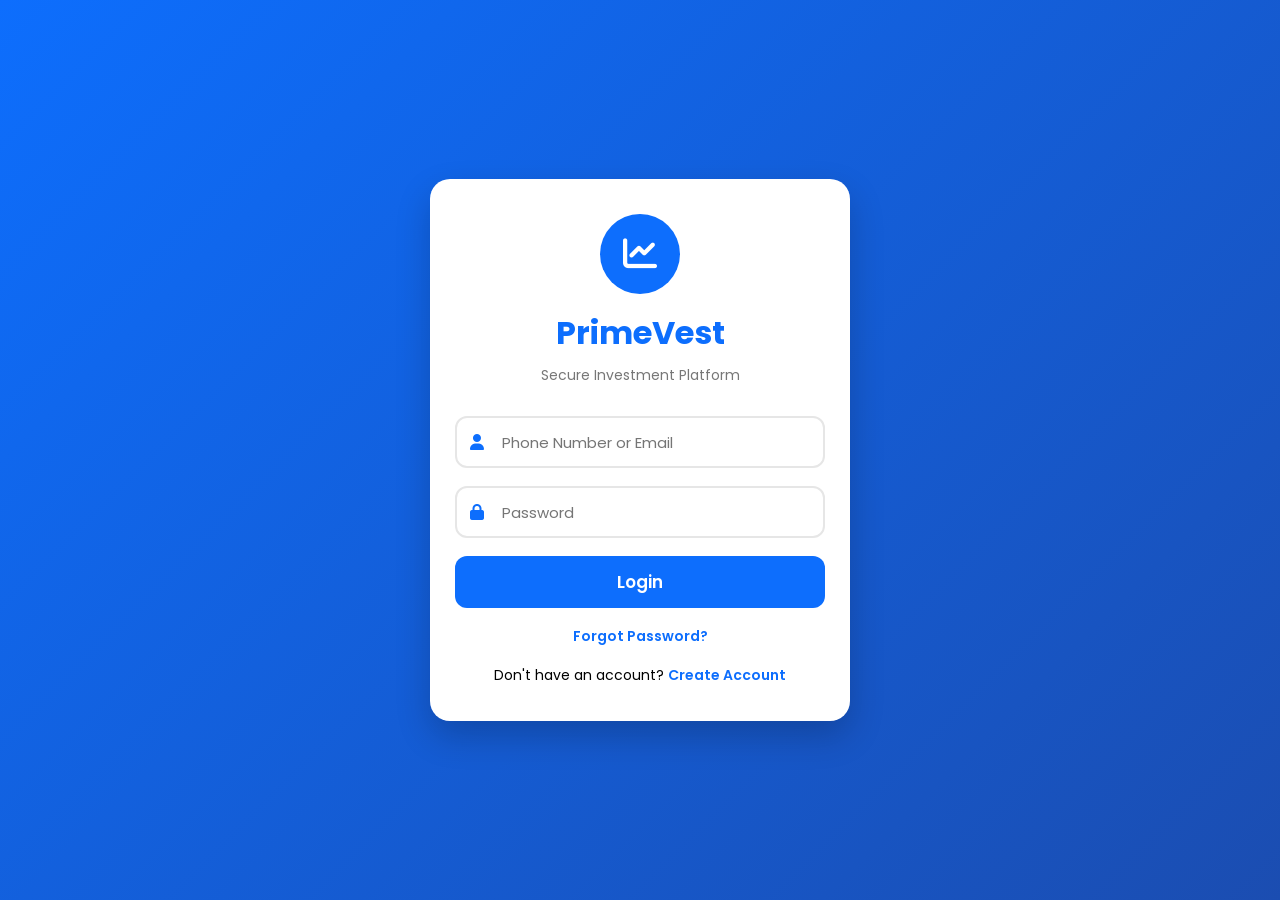
<file: index.html>
<!DOCTYPE html>
<html lang="en">
<head>
<meta charset="UTF-8">
<meta name="viewport" content="width=device-width, initial-scale=1.0">
<title>PrimeVest - Login</title>

<link rel="stylesheet" href="css/auth.css">

<link rel="stylesheet"
href="https://cdnjs.cloudflare.com/ajax/libs/font-awesome/6.6.0/css/all.min.css">

</head>

<body>

<div class="container">

<div class="login-card">

<div class="logo">
<i class="fas fa-chart-line"></i>
</div>

<h1>PrimeVest</h1>

<p class="subtitle">
Secure Investment Platform
</p>

<form id="loginForm">

<div class="input-box">

<i class="fas fa-user"></i>

<input
type="text"
id="loginUser"
placeholder="Phone Number or Email"
required>

</div>

<div class="input-box">

<i class="fas fa-lock"></i>

<input
type="password"
id="loginPassword"
placeholder="Password"
required>

</div>

<button type="submit" class="login-btn">
Login
</button>

</form>

<p class="forgot">
<a href="#">Forgot Password?</a>
</p>

<p class="register">
Don't have an account?
<a href="register.html">Create Account</a>
</p>

</div>

</div>

<script src="js/auth.js"></script>

</body>
</html>
</file>
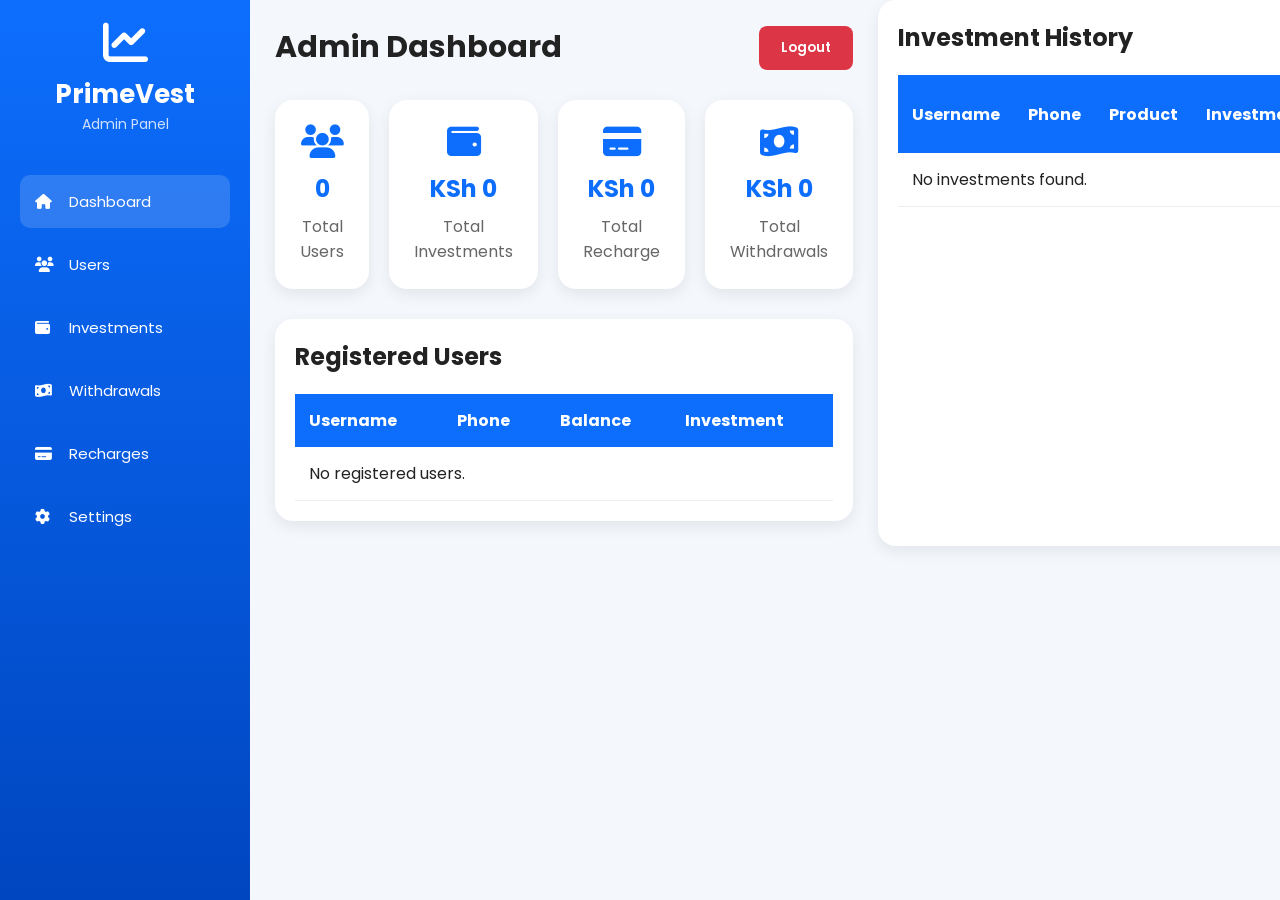
<file: admin/index.html>
<!DOCTYPE html>
<html lang="en">

<head>

<meta charset="UTF-8">
<meta name="viewport" content="width=device-width, initial-scale=1.0">

<title>PrimeVest Admin Dashboard</title>

<link rel="stylesheet" href="css/admin.css">

<link rel="stylesheet"
href="https://cdnjs.cloudflare.com/ajax/libs/font-awesome/6.6.0/css/all.min.css">

</head>

<body>

<!-- Sidebar -->

<div class="sidebar">

<div class="logo">

<i class="fas fa-chart-line"></i>

<h2>PrimeVest</h2>

<p>Admin Panel</p>

</div>

<ul>

<li class="active">
<i class="fas fa-home"></i>
Dashboard
</li>

<li>
<i class="fas fa-users"></i>
Users
</li>

<li>
<i class="fas fa-wallet"></i>
Investments
</li>

<li>
<i class="fas fa-money-bill-wave"></i>
Withdrawals
</li>

<li>
<i class="fas fa-credit-card"></i>
Recharges
</li>

<li>
<i class="fas fa-cog"></i>
Settings
</li>

</ul>

</div>

<!-- Main Content -->

<div class="main">

<header>

<h1>Admin Dashboard</h1>

<button id="logoutBtn">
Logout
</button>

</header>

<!-- Dashboard Cards -->

<div class="cards">

<div class="card">

<i class="fas fa-users"></i>

<h2 id="totalUsers">0</h2>

<p>Total Users</p>

</div>

<div class="card">

<i class="fas fa-wallet"></i>

<h2 id="totalInvestment">KSh 0</h2>

<p>Total Investments</p>

</div>

<div class="card">

<i class="fas fa-credit-card"></i>

<h2 id="totalRecharge">KSh 0</h2>

<p>Total Recharge</p>

</div>

<div class="card">

<i class="fas fa-money-bill-wave"></i>

<h2 id="totalWithdraw">KSh 0</h2>

<p>Total Withdrawals</p>

</div>

</div>

<!-- Recent Users -->

<div class="table-box">

<h2>Registered Users</h2>

<table>

<thead>

<tr>

<th>Username</th>

<th>Phone</th>

<th>Balance</th>

<th>Investment</th>

</tr>

</thead>

<tbody id="usersTable">

<tr>

<td colspan="4">
No users found
</td>

</tr>

</tbody>

</table>

</div>

</div>

<script src="js/admin.js"></script>

</body>

</html>

<!-- INVESTMENT TABLE -->

<div class="table-box">

<h2>Investment History</h2>

<table>

<thead>

<tr>

<th>Username</th>

<th>Phone</th>

<th>Product</th>

<th>Investment</th>

<th>Daily Income</th>

<th>Purchase Date</th>

</tr>

</thead>

<tbody id="investmentTable">

<tr>

<td colspan="6">

No investments found.

</td>

</tr>

</tbody>

</table>

</div>
</file>
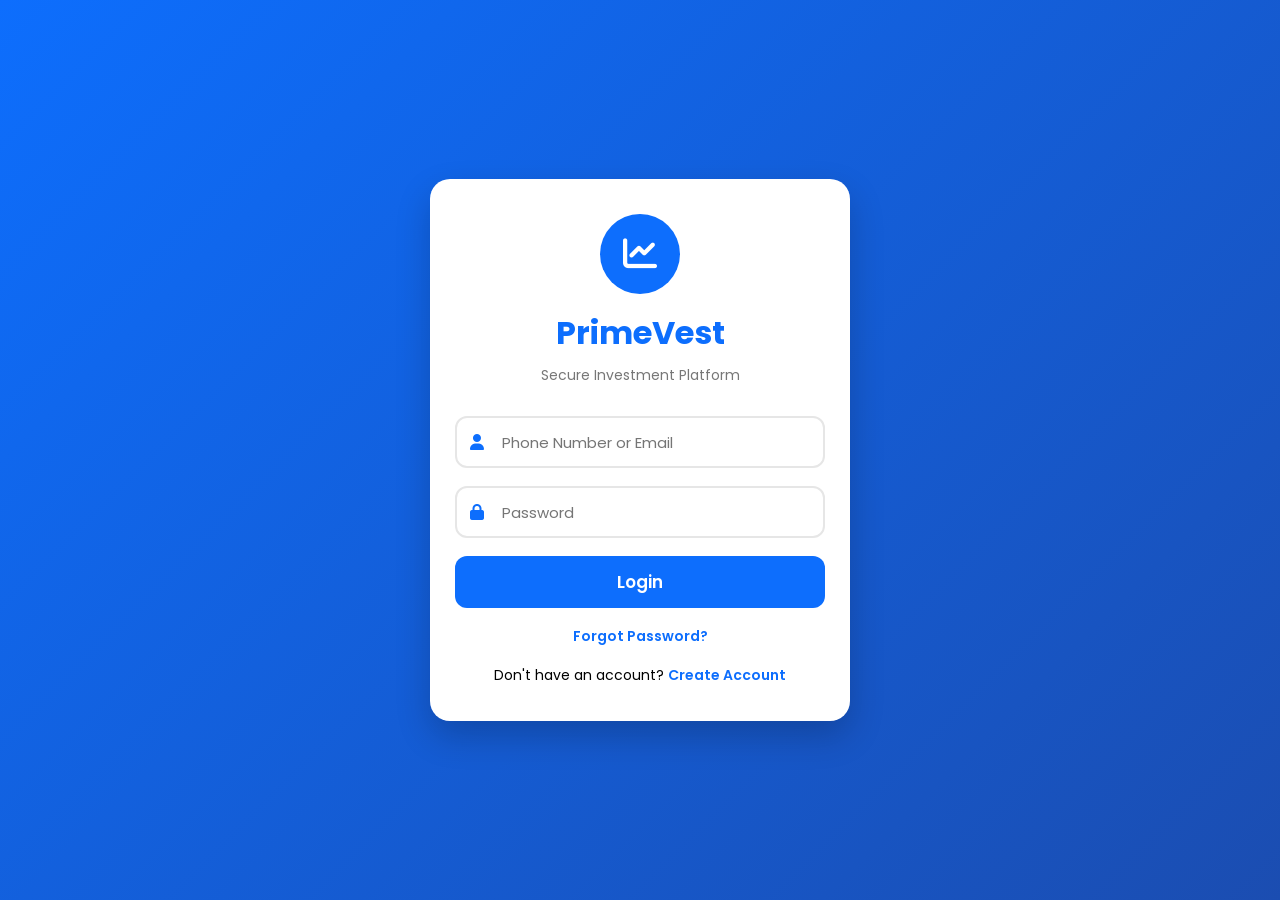
<file: home.html>
<!DOCTYPE html>
<html lang="en">

<head>

<meta charset="UTF-8">
<meta name="viewport" content="width=device-width, initial-scale=1.0">

<title>PrimeVest</title>

<link rel="stylesheet" href="css/home.css">

<link rel="stylesheet"
href="https://cdnjs.cloudflare.com/ajax/libs/font-awesome/6.6.0/css/all.min.css">

</head>

<body>

<!-- Header -->

<header>

<div class="top-bar">

<div>
<h2 id="welcomeUser">Welcome</h2>
<p>Investment Platform</p>
</div>

<div class="profile-icon">
<i class="fas fa-user-circle"></i>
</div>

</div>

</header>

<!-- Wallet -->

<section class="wallet">

<div class="balance-card">

<h3>Available Balance</h3>

<h1 id="balance">KSh 0</h1>

<div class="wallet-buttons">

<button id="receiveBtn">
<i class="fas fa-gift"></i>
Receive
</button>

<button id="rechargeBtn">
<i class="fas fa-plus-circle"></i>
Recharge
</button>

<button id="withdrawBtn">
<i class="fas fa-wallet"></i>
Withdraw
</button>

</div>

</div>

</section>

<!-- Products -->

<section class="products">

<h2>Investment Products</h2>

<div id="productList">

</div>

</section>

<!-- Live Activity -->

<div id="liveActivity" class="live-activity">

<div class="bolt">
⚡
</div>

<div>

<small>LIVE ACTIVITY</small>

<p id="activityText"></p>

</div>

</div>

<!-- Bottom Navigation -->

<nav>

<a href="home.html" class="active">
<i class="fas fa-home"></i>
<span>Home</span>
</a>

<a href="products.html">
<i class="fas fa-chart-line"></i>
<span>Products</span>
</a>

<a href="team.html">
<i class="fas fa-users"></i>
<span>Team</span>
</a>

<a href="profile.html">
<i class="fas fa-user"></i>
<span>Profile</span>
</a>

</nav>

<script src="js/home.js"></script>

</body>

</html>
</file>
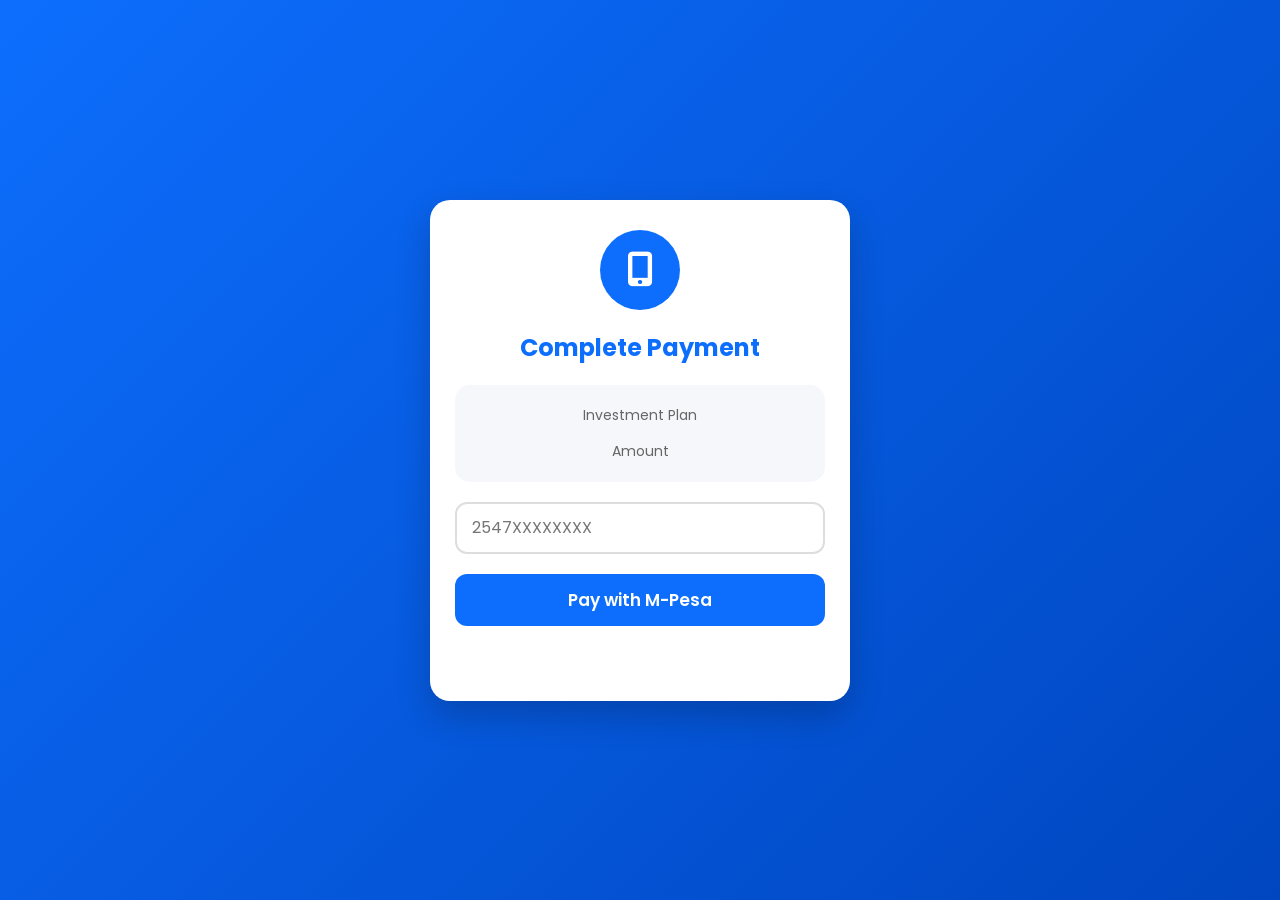
<file: payment.html>
<!DOCTYPE html>
<html lang="en">

<head>

<meta charset="UTF-8">
<meta name="viewport" content="width=device-width, initial-scale=1.0">

<title>PrimeVest Payment</title>

<link rel="stylesheet" href="css/payment.css">

<link rel="stylesheet"
href="https://cdnjs.cloudflare.com/ajax/libs/font-awesome/6.6.0/css/all.min.css">

</head>

<body>

<div class="container">

<div class="payment-card">

<div class="icon">
<i class="fas fa-mobile-alt"></i>
</div>

<h2>Complete Payment</h2>

<div class="summary">

<p>
Investment Plan
</p>

<h3 id="planName"></h3>

<p>
Amount
</p>

<h1 id="amount"></h1>

</div>

<input
type="tel"
id="phone"
placeholder="2547XXXXXXXX">

<button id="payBtn">

Pay with M-Pesa

</button>

<p id="status"></p>

</div>

</div>

<script src="js/payment.js"></script>

</body>

</html>
</file>
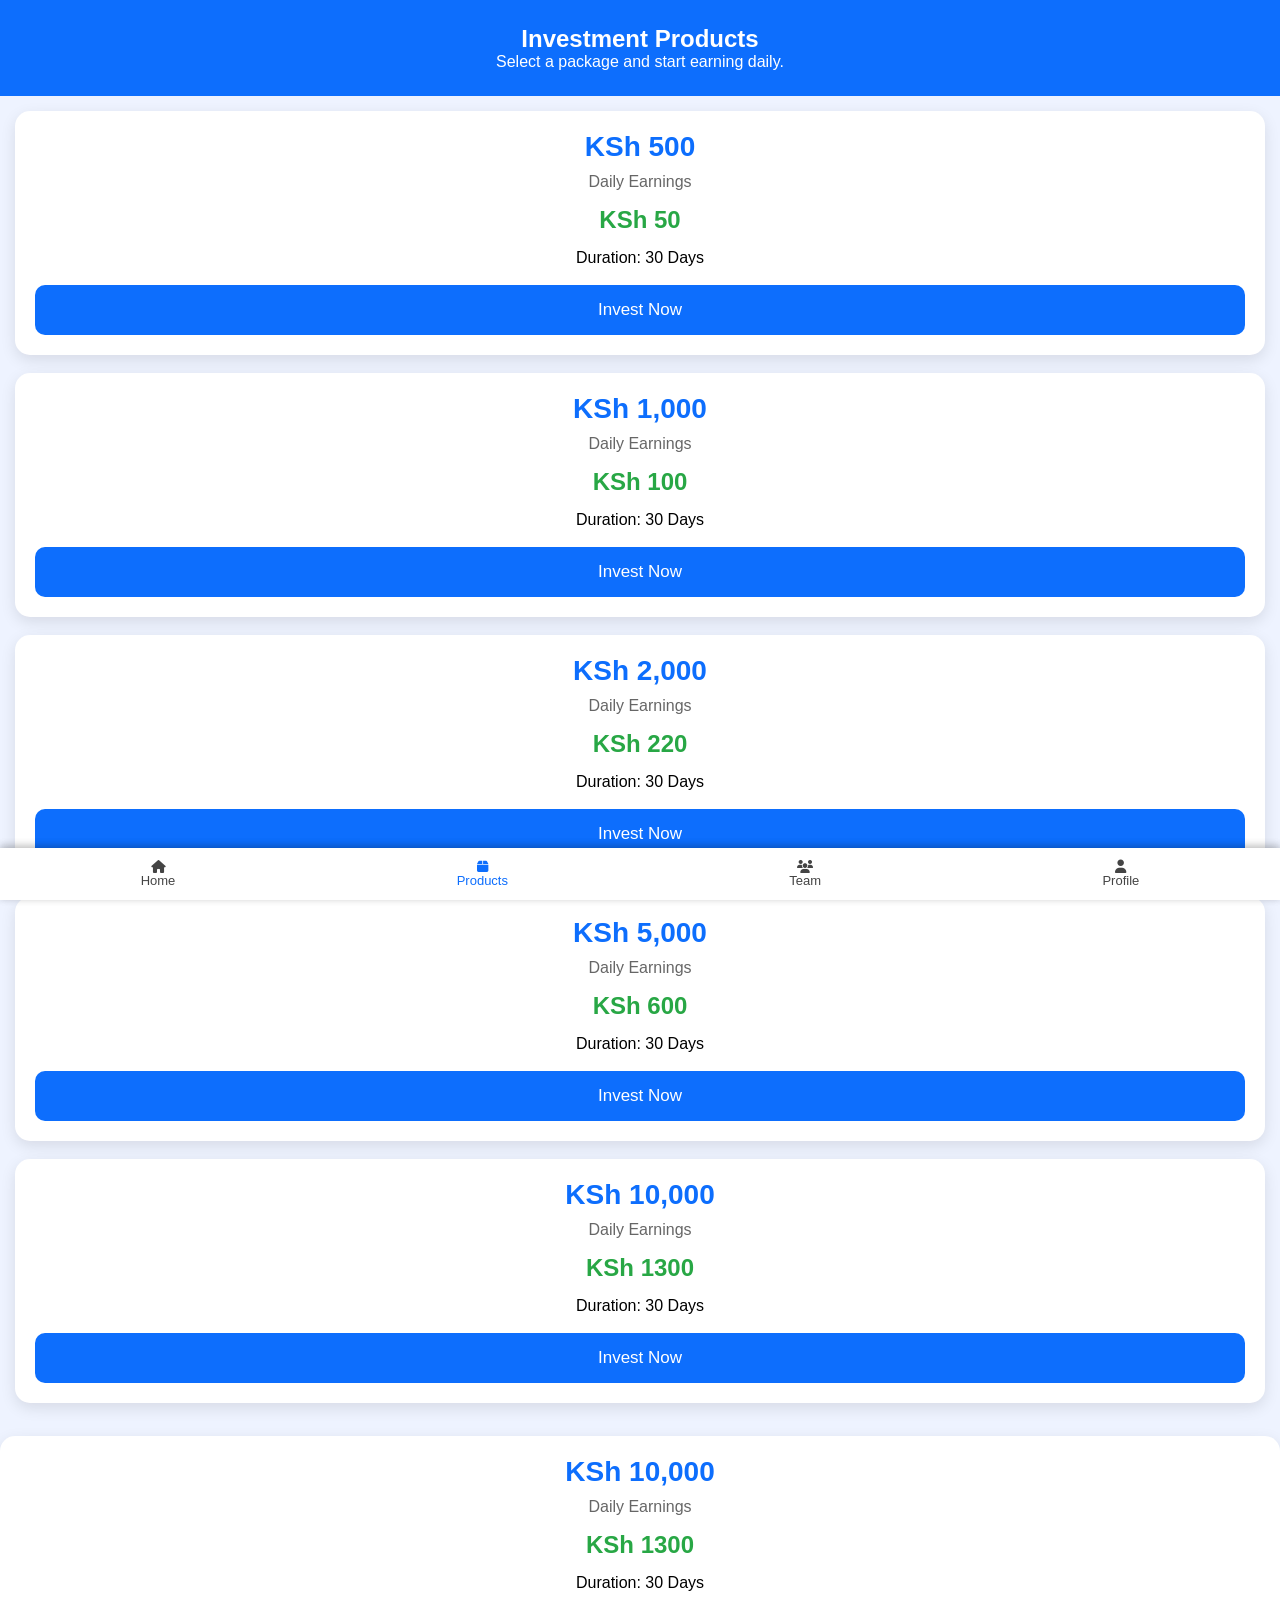
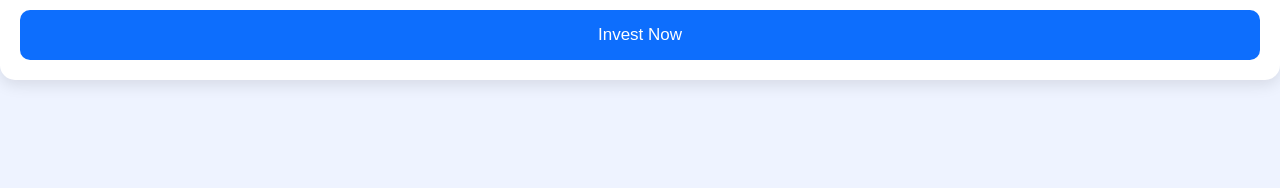
<file: products.html>
<!DOCTYPE html>
<html lang="en">

<head>
<meta charset="UTF-8">
<meta name="viewport" content="width=device-width, initial-scale=1.0">

<title>PrimeVest Products</title>

<link rel="stylesheet" href="products.css">

<link rel="stylesheet"
href="https://cdnjs.cloudflare.com/ajax/libs/font-awesome/6.6.0/css/all.min.css">

</head>

<body>

<header>

<h2>Investment Products</h2>

<p>Select a package and start earning daily.</p>

</header>

<div class="container">

<div class="card">
<h3>KSh 500</h3>
<p>Daily Earnings</p>
<h2>KSh 50</h2>
<span>Duration: 30 Days</span>

<a href="payment.html?plan=KSh%20500%20Plan&amount=500">
<button>Invest Now</button>
</a>

</div>

<div class="card">
<h3>KSh 1,000</h3>
<p>Daily Earnings</p>
<h2>KSh 100</h2>
<span>Duration: 30 Days</span>

<a href="payment.html?plan=KSh%201%2C000%20Plan&amount=1000">
<button>Invest Now</button>
</a>

</div>

<div class="card">
<h3>KSh 2,000</h3>
<p>Daily Earnings</p>
<h2>KSh 220</h2>
<span>Duration: 30 Days</span>

<a href="payment.html?plan=KSh%202%2C000%20Plan&amount=2000">
<button>Invest Now</button>
</a>

</div>

<div class="card">
<h3>KSh 5,000</h3>
<p>Daily Earnings</p>
<h2>KSh 600</h2>
<span>Duration: 30 Days</span>

<a href="payment.html?plan=KSh%205%2C000%20Plan&amount=5000">
<button>Invest Now</button>
</a>

</div>

<div class="card">
<h3>KSh 10,000</h3>
<p>Daily Earnings</p>
<h2>KSh 1300</h2>
<span>Duration: 30 Days</span>

<a href="payment.html?plan=KSh%2010%2C000%20Plan&amount=10000">
<button>Invest Now</button>
</a>

</div>

</div>

<nav class="bottom-nav">

<a href="home.html">
<i class="fa-solid fa-house"></i>
Home
</a>

<a class="active">
<i class="fa-solid fa-box"></i>
Products
</a>

<a href="team.html">
<i class="fa-solid fa-users"></i>
Team
</a>

<a href="profile.html">
<i class="fa-solid fa-user"></i>
Profile
</a>

</nav>

<script src="products.js"></script>

</body>

</html>
</div>

<div class="card">
<h3>KSh 10,000</h3>
<p>Daily Earnings</p>
<h2>KSh 1300</h2>
<span>Duration: 30 Days</span>

<a href="payment.html?amount=10000">
<button>Invest Now</button>
</a>

</div>

</div>

<nav class="bottom-nav">

<a href="home.html">
<i class="fa-solid fa-house"></i>
Home
</a>

<a class="active">
<i class="fa-solid fa-box"></i>
Products
</a>

<a href="team.html">
<i class="fa-solid fa-users"></i>
Team
</a>

<a href="profile.html">
<i class="fa-solid fa-user"></i>
Profile
</a>

</nav>

<script src="products.js"></script>

</body>

</html>
</file>
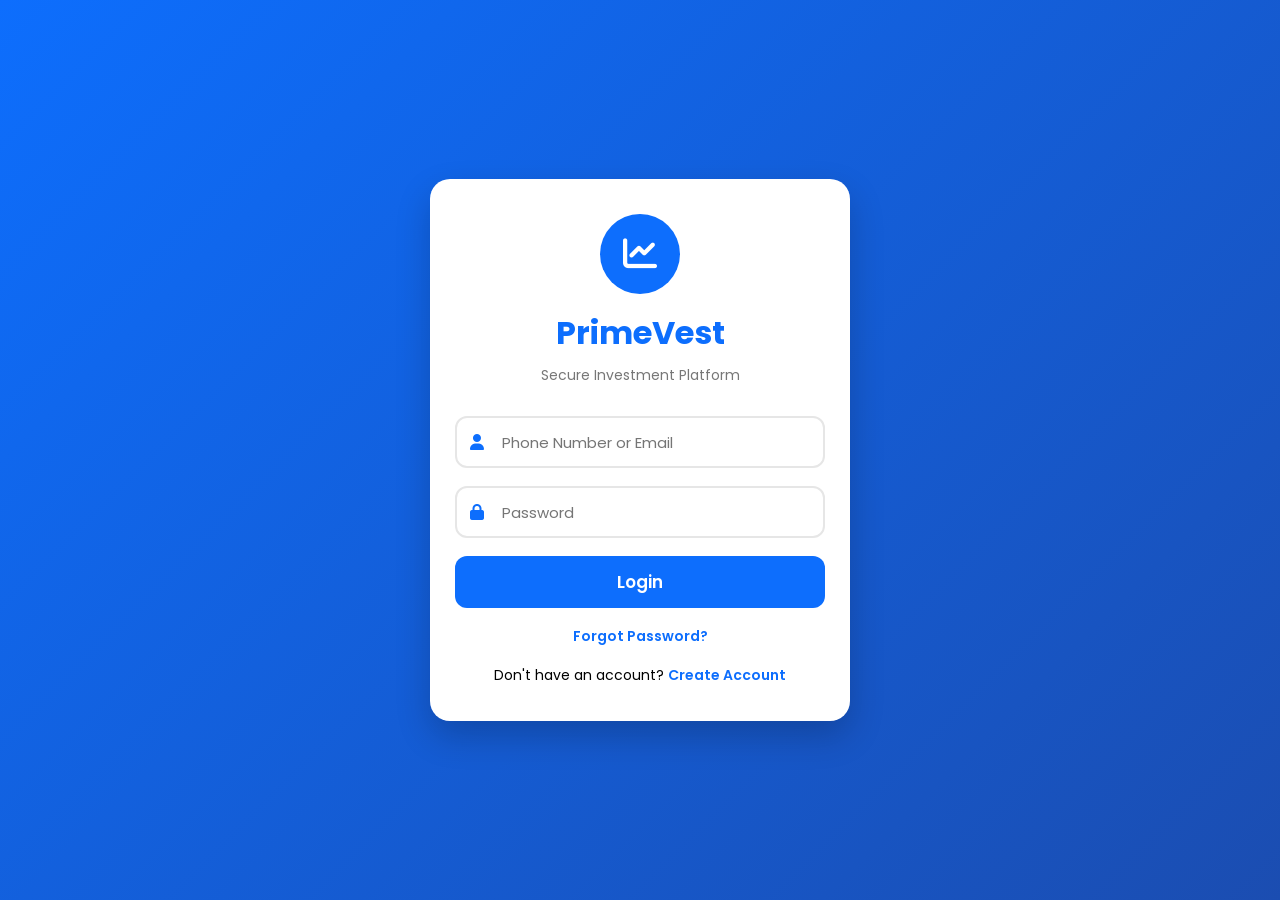
<file: profile.html>
<!DOCTYPE html>
<html lang="en">

<head>

<meta charset="UTF-8">
<meta name="viewport" content="width=device-width,initial-scale=1.0">

<title>PrimeVest Profile</title>

<link rel="stylesheet" href="css/profile.css">

<link rel="stylesheet"
href="https://cdnjs.cloudflare.com/ajax/libs/font-awesome/6.6.0/css/all.min.css">

</head>

<body>

<header>

<h2>My Profile</h2>

</header>

<div class="profile-card">

<div class="avatar">
<i class="fas fa-user"></i>
</div>

<h2 id="username"></h2>

<p id="phone"></p>

</div>

<div class="stats">

<div class="stat">
<h3>Wallet Balance</h3>
<p id="balance">KSh 0</p>
</div>

<div class="stat">
<h3>Total Investment</h3>
<p id="investment">KSh 0</p>
</div>

<div class="stat">
<h3>Total Earnings</h3>
<p id="earnings">KSh 0</p>
</div>

<div class="stat">
<h3>Total Withdrawn</h3>
<p id="withdrawn">KSh 0</p>
</div>

</div>

<div class="referral-card">

<h3>Your Invitation Code</h3>

<input
type="text"
id="referralCode"
readonly>

<button id="copyCode">
Copy Invitation Code
</button>

<br><br>

<h3>Your Referral Link</h3>

<input
type="text"
id="referralLink"
readonly>

<button id="copyLink">
Copy Referral Link
</button>

</div>

<div class="menu">

<button onclick="location.href='receive.html'">
<i class="fas fa-gift"></i>
Receive Earnings
</button>

<button onclick="location.href='recharge.html'">
<i class="fas fa-plus-circle"></i>
Recharge
</button>

<button onclick="location.href='withdraw.html'">
<i class="fas fa-wallet"></i>
Withdraw
</button>

<button onclick="location.href='settings.html'">
<i class="fas fa-cog"></i>
Account Settings
</button>

<button onclick="location.href='support.html'">
<i class="fas fa-headset"></i>
Contact Support
</button>

<button onclick="logout()">
<i class="fas fa-sign-out-alt"></i>
Logout
</button>

</div>

<nav>

<a href="home.html">
<i class="fas fa-home"></i>
<span>Home</span>
</a>

<a href="profile.html" class="active">
<i class="fas fa-user"></i>
<span>Profile</span>
</a>

</nav>

<script src="js/profile.js"></script>

</body>

</html>
</file>
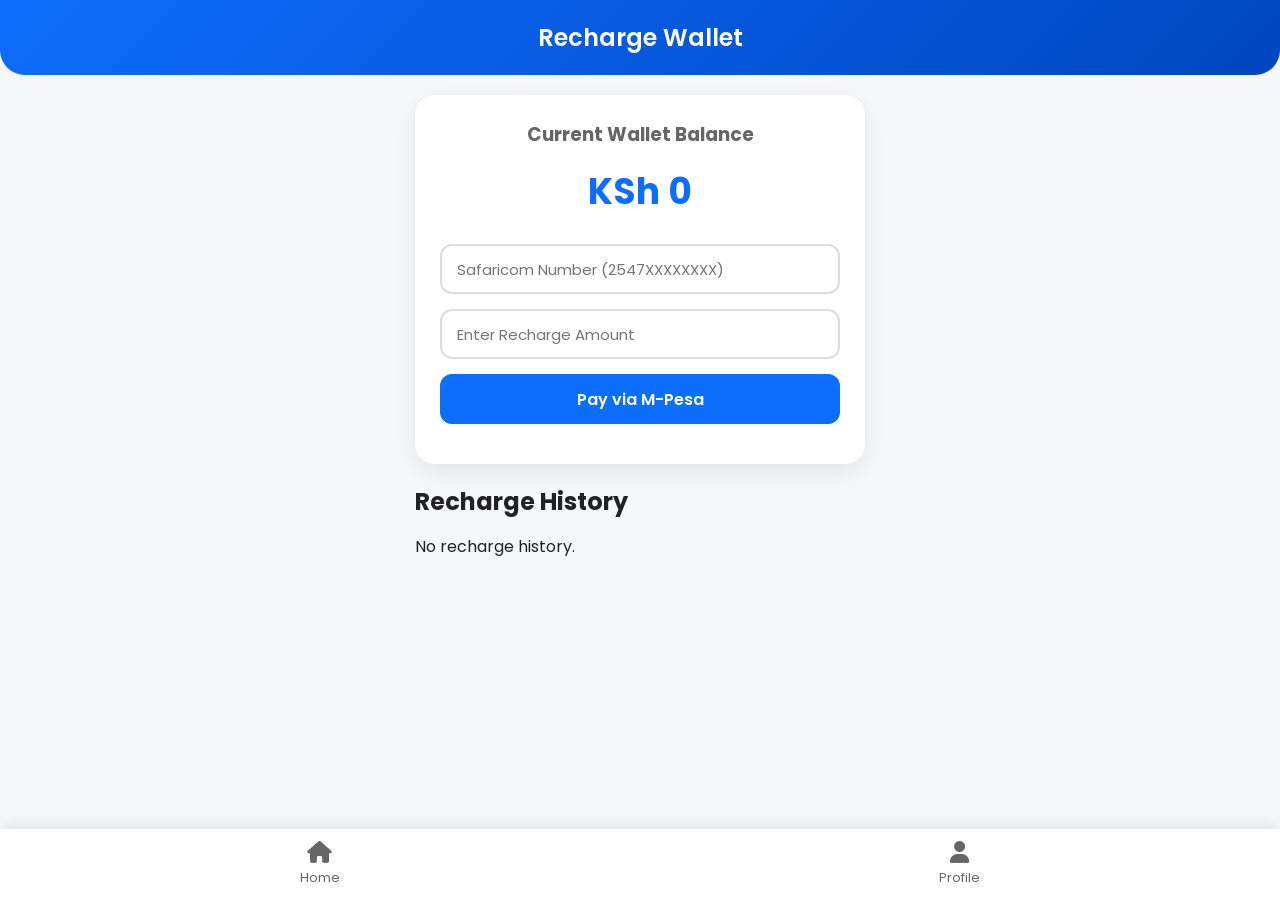
<file: recharge.html>
<!DOCTYPE html>
<html lang="en">

<head>

<meta charset="UTF-8">
<meta name="viewport" content="width=device-width, initial-scale=1.0">

<title>Recharge Wallet</title>

<link rel="stylesheet" href="css/recharge.css">

<link rel="stylesheet"
href="https://cdnjs.cloudflare.com/ajax/libs/font-awesome/6.6.0/css/all.min.css">

</head>

<body>

<header>

<h2>Recharge Wallet</h2>

</header>

<div class="card">

<h3>Current Wallet Balance</h3>

<h1 id="balance">KSh 0</h1>

<input
type="tel"
id="phone"
placeholder="Safaricom Number (2547XXXXXXXX)">

<input
type="number"
id="amount"
placeholder="Enter Recharge Amount">

<button id="payBtn">

Pay via M-Pesa

</button>

<p id="status"></p>

</div>

<div class="history">

<h2>Recharge History</h2>

<div id="historyList">

<p>No recharge history.</p>

</div>

</div>

<nav>

<a href="home.html">
<i class="fas fa-home"></i>
<span>Home</span>
</a>

<a href="profile.html">
<i class="fas fa-user"></i>
<span>Profile</span>
</a>

</nav>

<script src="js/recharge.js"></script>

</body>

</html>
</file>
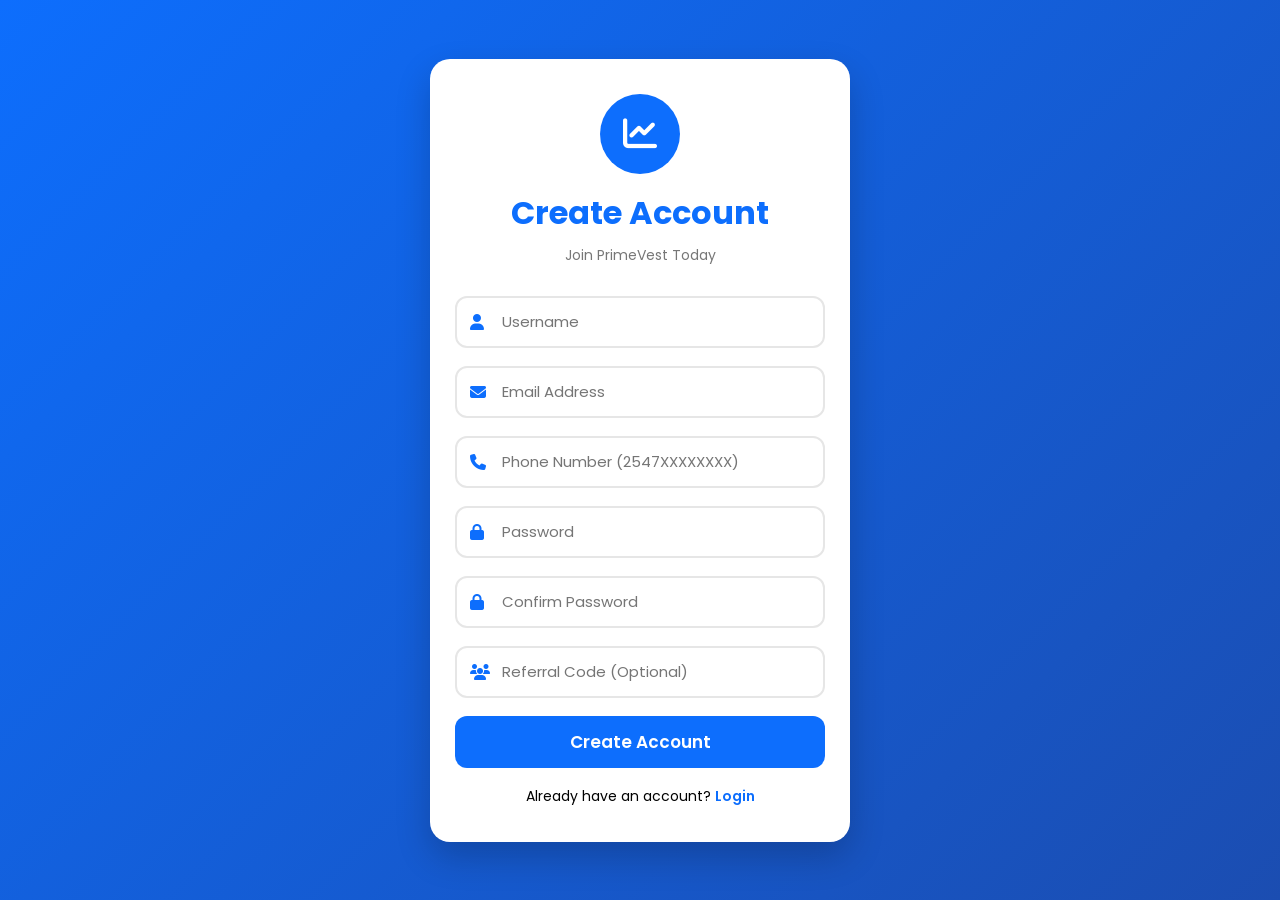
<file: register.html>
<!DOCTYPE html>
<html lang="en">

<head>

<meta charset="UTF-8">
<meta name="viewport" content="width=device-width, initial-scale=1.0">

<title>PrimeVest - Register</title>

<link rel="stylesheet" href="css/auth.css">

<link rel="stylesheet"
href="https://cdnjs.cloudflare.com/ajax/libs/font-awesome/6.6.0/css/all.min.css">

</head>

<body>

<div class="container">

<div class="login-card">

<div class="logo">
<i class="fas fa-chart-line"></i>
</div>

<h1>Create Account</h1>

<p class="subtitle">
Join PrimeVest Today
</p>

<form id="registerForm">

<div class="input-box">
<i class="fas fa-user"></i>
<input
type="text"
id="username"
placeholder="Username"
required>
</div>

<div class="input-box">
<i class="fas fa-envelope"></i>
<input
type="email"
id="email"
placeholder="Email Address"
required>
</div>

<div class="input-box">
<i class="fas fa-phone"></i>
<input
type="tel"
id="phone"
placeholder="Phone Number (2547XXXXXXXX)"
required>
</div>

<div class="input-box">
<i class="fas fa-lock"></i>
<input
type="password"
id="password"
placeholder="Password"
required>
</div>

<div class="input-box">
<i class="fas fa-lock"></i>
<input
type="password"
id="confirmPassword"
placeholder="Confirm Password"
required>
</div>

<div class="input-box">
<i class="fas fa-users"></i>
<input
type="text"
id="referralCode"
placeholder="Referral Code (Optional)">
</div>

<button type="submit" class="login-btn">
Create Account
</button>

</form>

<p class="register">
Already have an account?
<a href="index.html">Login</a>
</p>

</div>

</div>

<script src="js/auth.js"></script>

</body>

</html>
</file>
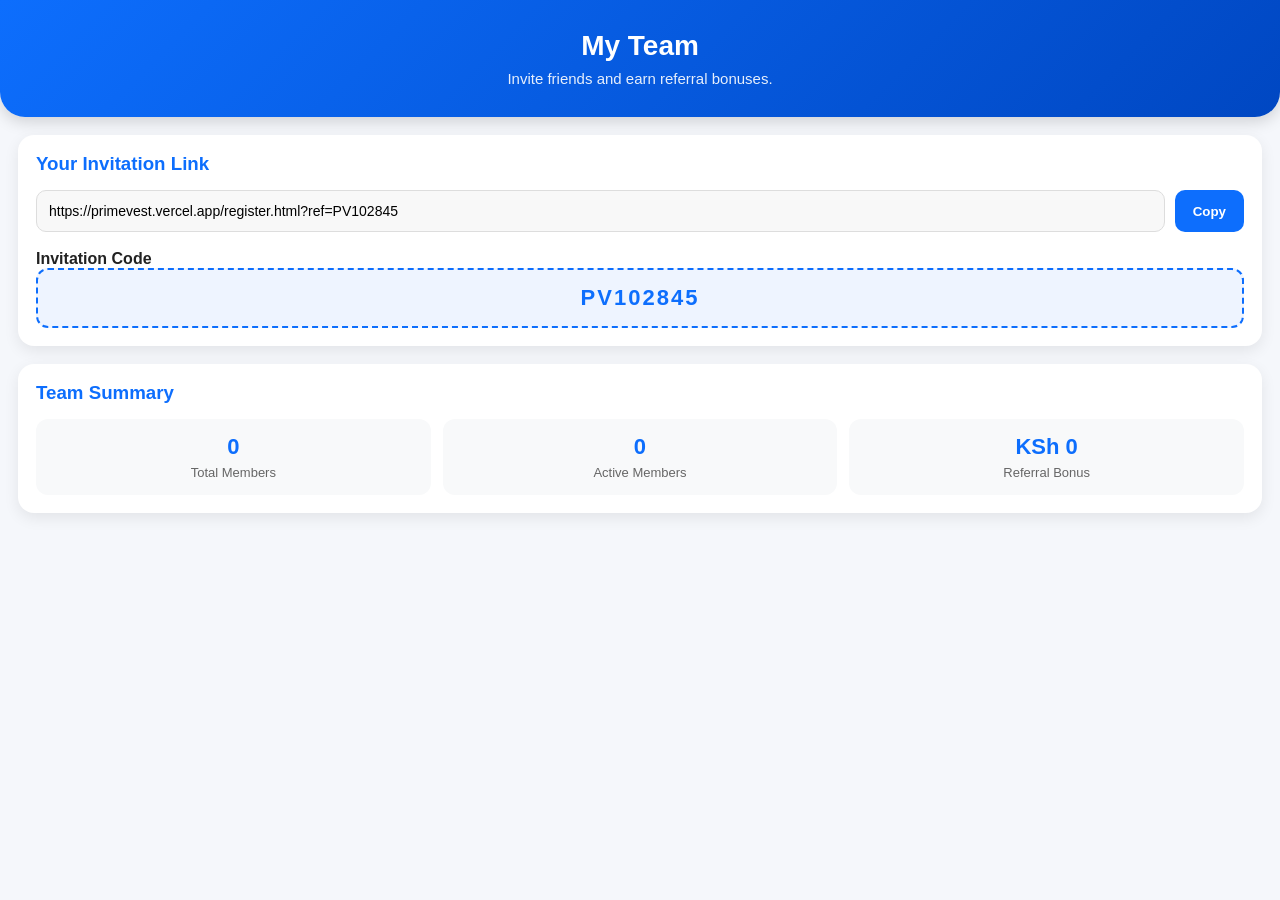
<file: team.html>
<!DOCTYPE html>
<html lang="en">
<head>
<meta charset="UTF-8">
<meta name="viewport" content="width=device-width, initial-scale=1.0">

<title>PrimeVest Team</title>

<link rel="stylesheet" href="team.css">

<link rel="stylesheet"
href="https://cdnjs.cloudflare.com/ajax/libs/font-awesome/6.6.0/css/all.min.css">

</head>
<body>

<header class="header">
    <h2>My Team</h2>
    <p>Invite friends and earn referral bonuses.</p>
</header>

<div class="container">

    <!-- Referral Link -->
    <div class="card">
        <h3>Your Invitation Link</h3>

        <div class="link-box">
            <input
                type="text"
                id="refLink"
                readonly
                value="https://primevest.vercel.app/register.html?ref=PV102845">
            <button id="copyBtn">Copy</button>
        </div>

        <br>

        <h4>Invitation Code</h4>

        <div class="code-box">
            <span id="inviteCode">PV102845</span>
        </div>

    </div>

    <!-- Team Summary -->

    <div class="card">

        <h3>Team Summary</h3>

        <div class="stats">

            <div class="stat">
                <h2 id="members">0</h2>
                <p>Total Members</p>
            </div>

            <div class="stat">
                <h2 id="active">0</h2>
                <p>Active Members</p>
            </div>

            <div class="stat">
                <h2>KSh <span id="bonus">0</span></h2>
                <p>Referral Bonus</p>
</file>
<file: css/auth.css>
/* Google Font */
@import url('https://fonts.googleapis.com/css2?family=Poppins:wght@300;400;500;600;700&display=swap');

*{
    margin:0;
    padding:0;
    box-sizing:border-box;
    font-family:'Poppins',sans-serif;
}

body{
    min-height:100vh;
    display:flex;
    justify-content:center;
    align-items:center;
    background:linear-gradient(135deg,#0d6efd,#1b4db1);
    padding:20px;
}

.container{
    width:100%;
    max-width:420px;
}

.login-card{
    background:#fff;
    border-radius:20px;
    padding:35px 25px;
    box-shadow:0 15px 35px rgba(0,0,0,.2);
    animation:fadeIn .5s ease;
}

.logo{
    width:80px;
    height:80px;
    margin:0 auto 15px;
    border-radius:50%;
    background:#0d6efd;
    color:#fff;
    display:flex;
    justify-content:center;
    align-items:center;
    font-size:34px;
}

h1{
    text-align:center;
    color:#0d6efd;
    margin-bottom:8px;
}

.subtitle{
    text-align:center;
    color:#777;
    font-size:14px;
    margin-bottom:30px;
}

.input-box{
    position:relative;
    margin-bottom:18px;
}

.input-box i{
    position:absolute;
    left:15px;
    top:50%;
    transform:translateY(-50%);
    color:#0d6efd;
}

.input-box input{
    width:100%;
    height:52px;
    border:2px solid #e6e6e6;
    border-radius:12px;
    padding-left:45px;
    font-size:15px;
    outline:none;
    transition:.3s;
}

.input-box input:focus{
    border-color:#0d6efd;
}

.login-btn{
    width:100%;
    height:52px;
    border:none;
    border-radius:12px;
    background:#0d6efd;
    color:#fff;
    font-size:17px;
    font-weight:600;
    cursor:pointer;
    transition:.3s;
}

.login-btn:hover{
    background:#084fc7;
}

.login-btn:active{
    transform:scale(.98);
}

.forgot,
.register{
    text-align:center;
    margin-top:18px;
    font-size:14px;
}

.forgot a,
.register a{
    color:#0d6efd;
    text-decoration:none;
    font-weight:600;
}

.forgot a:hover,
.register a:hover{
    text-decoration:underline;
}

@keyframes fadeIn{
    from{
        opacity:0;
        transform:translateY(20px);
    }
    to{
        opacity:1;
        transform:translateY(0);
    }
}

@media(max-width:480px){

    .login-card{
        padding:25px 20px;
    }

    .logo{
        width:70px;
        height:70px;
        font-size:30px;
    }

    h1{
        font-size:28px;
    }

    .login-btn{
        font-size:16px;
    }
}
</file>
<file: admin/css/admin.css>
/* Google Font */
@import url('https://fonts.googleapis.com/css2?family=Poppins:wght@300;400;500;600;700&display=swap');

*{
    margin:0;
    padding:0;
    box-sizing:border-box;
    font-family:'Poppins',sans-serif;
}

body{
    display:flex;
    background:#f4f7fc;
    color:#222;
}

/* =========================
   SIDEBAR
========================= */

.sidebar{
    width:250px;
    min-height:100vh;
    background:linear-gradient(180deg,#0d6efd,#0046c0);
    color:#fff;
    position:fixed;
    left:0;
    top:0;
    padding:20px;
}

.logo{
    text-align:center;
    margin-bottom:40px;
}

.logo i{
    font-size:45px;
    margin-bottom:10px;
}

.logo h2{
    font-size:26px;
}

.logo p{
    font-size:14px;
    opacity:.8;
}

.sidebar ul{
    list-style:none;
}

.sidebar li{
    padding:15px;
    border-radius:10px;
    margin-bottom:10px;
    cursor:pointer;
    transition:.3s;
    font-size:15px;
}

.sidebar li i{
    width:30px;
}

.sidebar li:hover,
.sidebar li.active{
    background:rgba(255,255,255,.15);
}

/* =========================
   MAIN
========================= */

.main{
    margin-left:250px;
    width:calc(100% - 250px);
    padding:25px;
}

/* HEADER */

header{
    display:flex;
    justify-content:space-between;
    align-items:center;
    margin-bottom:30px;
}

header h1{
    font-size:30px;
}

#logoutBtn{
    border:none;
    background:#dc3545;
    color:#fff;
    padding:12px 22px;
    border-radius:8px;
    cursor:pointer;
    font-weight:600;
}

#logoutBtn:hover{
    background:#b52b38;
}

/* =========================
   CARDS
========================= */

.cards{
    display:grid;
    grid-template-columns:repeat(4,1fr);
    gap:20px;
    margin-bottom:30px;
}

.card{
    background:#fff;
    border-radius:18px;
    padding:25px;
    text-align:center;
    box-shadow:0 5px 15px rgba(0,0,0,.08);
    transition:.3s;
}

.card:hover{
    transform:translateY(-5px);
}

.card i{
    font-size:34px;
    color:#0d6efd;
    margin-bottom:12px;
}

.card h2{
    margin-bottom:8px;
    color:#0d6efd;
}

.card p{
    color:#666;
}

/* =========================
   TABLE
========================= */

.table-box{
    background:#fff;
    border-radius:18px;
    padding:20px;
    box-shadow:0 5px 15px rgba(0,0,0,.08);
}

.table-box h2{
    margin-bottom:20px;
}

table{
    width:100%;
    border-collapse:collapse;
}

th{
    background:#0d6efd;
    color:#fff;
    padding:14px;
    text-align:left;
}

td{
    padding:14px;
    border-bottom:1px solid #eee;
}

tr:hover{
    background:#f5f8ff;
}

/* =========================
   RESPONSIVE
========================= */

@media(max-width:992px){

    .cards{
        grid-template-columns:repeat(2,1fr);
    }

}

@media(max-width:768px){

    body{
        display:block;
    }

    .sidebar{
        position:relative;
        width:100%;
        min-height:auto;
    }

    .main{
        width:100%;
        margin-left:0;
    }

    header{
        flex-direction:column;
        align-items:flex-start;
        gap:15px;
    }

    .cards{
        grid-template-columns:1fr;
    }

    .table-box{
        overflow-x:auto;
    }

    table{
        min-width:700px;
    }

}
</file>
<file: css/home.css>
/* Google Font */
@import url('https://fonts.googleapis.com/css2?family=Poppins:wght@300;400;500;600;700&display=swap');

*{
    margin:0;
    padding:0;
    box-sizing:border-box;
    font-family:'Poppins',sans-serif;
}

body{
    background:#f5f7fb;
    color:#222;
    padding-bottom:90px;
}

/* HEADER */

header{
    background:linear-gradient(135deg,#0d6efd,#0046c0);
    color:#fff;
    padding:20px;
    border-radius:0 0 25px 25px;
}

.top-bar{
    display:flex;
    justify-content:space-between;
    align-items:center;
}

.top-bar h2{
    font-size:24px;
}

.top-bar p{
    font-size:14px;
    opacity:.9;
}

.profile-icon{
    font-size:40px;
}

/* WALLET */

.wallet{
    padding:20px;
}

.balance-card{
    background:#fff;
    border-radius:20px;
    padding:20px;
    box-shadow:0 8px 25px rgba(0,0,0,.08);
}

.balance-card h3{
    color:#666;
    font-size:15px;
}

.balance-card h1{
    margin:10px 0 20px;
    color:#0d6efd;
    font-size:34px;
}

.wallet-buttons{
    display:flex;
    justify-content:space-between;
    gap:10px;
}

.wallet-buttons button{
    flex:1;
    border:none;
    border-radius:12px;
    padding:12px;
    background:#0d6efd;
    color:#fff;
    cursor:pointer;
    font-size:14px;
    font-weight:600;
    transition:.3s;
}

.wallet-buttons button:hover{
    background:#0046c0;
}

.wallet-buttons i{
    display:block;
    font-size:20px;
    margin-bottom:6px;
}

/* PRODUCTS */

.products{
    padding:20px;
}

.products h2{
    margin-bottom:15px;
}

#productList{
    display:grid;
    gap:15px;
}

.product-card{
    background:#fff;
    border-radius:18px;
    padding:18px;
    box-shadow:0 8px 20px rgba(0,0,0,.08);
}

.product-card h3{
    color:#0d6efd;
    margin-bottom:10px;
}

.product-card p{
    margin:6px 0;
    color:#555;
}

.product-card button{
    width:100%;
    margin-top:15px;
    padding:12px;
    border:none;
    border-radius:12px;
    background:#0d6efd;
    color:#fff;
    font-size:15px;
    font-weight:600;
    cursor:pointer;
    transition:.3s;
}

.product-card button:hover{
    background:#0046c0;
}

/* LIVE ACTIVITY */

.live-activity{
    position:fixed;
    left:15px;
    bottom:95px;
    display:flex;
    align-items:center;
    gap:10px;
    background:#fff;
    padding:12px;
    border-radius:15px;
    box-shadow:0 5px 20px rgba(0,0,0,.2);
    animation:fadeIn .5s;
    max-width:320px;
}

.live-activity .bolt{
    width:40px;
    height:40px;
    border-radius:50%;
    background:#0d6efd;
    color:#fff;
    display:flex;
    justify-content:center;
    align-items:center;
    font-size:20px;
}

/* BOTTOM NAVIGATION */

nav{
    position:fixed;
    left:0;
    right:0;
    bottom:0;
    background:#fff;
    display:flex;
    justify-content:space-around;
    padding:12px 0;
    box-shadow:0 -3px 15px rgba(0,0,0,.1);
}

nav a{
    text-decoration:none;
    color:#777;
    display:flex;
    flex-direction:column;
    align-items:center;
    font-size:13px;
}

nav a i{
    font-size:22px;
    margin-bottom:5px;
}

nav a.active{
    color:#0d6efd;
}

/* ANIMATION */

@keyframes fadeIn{

    from{
        opacity:0;
        transform:translateY(20px);
    }

    to{
        opacity:1;
        transform:translateY(0);
    }

}

/* MOBILE */

@media(max-width:480px){

    .balance-card h1{
        font-size:28px;
    }

    .wallet-buttons button{
        font-size:12px;
        padding:10px;
    }

    .product-card{
        padding:15px;
    }

    .live-activity{
        width:90%;
        left:5%;
    }

}
</file>
<file: css/payment.css>
/* Google Font */
@import url('https://fonts.googleapis.com/css2?family=Poppins:wght@300;400;500;600;700&display=swap');

*{
    margin:0;
    padding:0;
    box-sizing:border-box;
    font-family:'Poppins',sans-serif;
}

body{
    min-height:100vh;
    display:flex;
    justify-content:center;
    align-items:center;
    background:linear-gradient(135deg,#0d6efd,#0046c0);
    padding:20px;
}

.container{
    width:100%;
    max-width:420px;
}

.payment-card{
    background:#fff;
    border-radius:20px;
    padding:30px 25px;
    text-align:center;
    box-shadow:0 15px 35px rgba(0,0,0,.2);
    animation:fadeIn .5s ease;
}

.icon{
    width:80px;
    height:80px;
    margin:0 auto 20px;
    border-radius:50%;
    background:#0d6efd;
    color:#fff;
    display:flex;
    justify-content:center;
    align-items:center;
    font-size:35px;
}

.payment-card h2{
    color:#0d6efd;
    margin-bottom:20px;
}

.summary{
    background:#f5f7fb;
    border-radius:15px;
    padding:20px;
    margin-bottom:20px;
}

.summary p{
    color:#666;
    font-size:14px;
}

.summary h3{
    margin:8px 0 15px;
    color:#222;
}

.summary h1{
    color:#0d6efd;
    font-size:36px;
}

input{
    width:100%;
    height:52px;
    border:2px solid #ddd;
    border-radius:12px;
    padding:0 15px;
    font-size:16px;
    outline:none;
    margin-bottom:20px;
    transition:.3s;
}

input:focus{
    border-color:#0d6efd;
}

button{
    width:100%;
    height:52px;
    border:none;
    border-radius:12px;
    background:#0d6efd;
    color:#fff;
    font-size:17px;
    font-weight:600;
    cursor:pointer;
    transition:.3s;
}

button:hover{
    background:#0046c0;
}

button:active{
    transform:scale(.98);
}

#status{
    margin-top:20px;
    font-size:15px;
    font-weight:600;
    color:#0d6efd;
    min-height:25px;
    word-wrap:break-word;
}

@keyframes fadeIn{

    from{
        opacity:0;
        transform:translateY(20px);
    }

    to{
        opacity:1;
        transform:translateY(0);
    }

}

@media(max-width:480px){

    .payment-card{
        padding:25px 20px;
    }

    .summary h1{
        font-size:30px;
    }

    .icon{
        width:70px;
        height:70px;
        font-size:30px;
    }

}
</file>
<file: products.css>
*{
margin:0;
padding:0;
box-sizing:border-box;
font-family:Poppins,sans-serif;
}

body{
background:#eef3ff;
padding-bottom:90px;
}

header{
background:#0d6efd;
color:#fff;
padding:25px;
text-align:center;
}

.container{
padding:15px;
}

.card{
background:#fff;
border-radius:15px;
padding:20px;
margin-bottom:18px;
box-shadow:0 5px 15px rgba(0,0,0,.1);
text-align:center;
}

.card h3{
font-size:28px;
color:#0d6efd;
}

.card p{
margin-top:10px;
color:#666;
}

.card h2{
margin:15px 0;
color:#28a745;
}

.card span{
display:block;
margin-bottom:18px;
}

button{
width:100%;
padding:15px;
background:#0d6efd;
border:none;
color:white;
border-radius:10px;
font-size:17px;
cursor:pointer;
}

.bottom-nav{
position:fixed;
bottom:0;
left:0;
width:100%;
background:#fff;
display:flex;
justify-content:space-around;
padding:12px 0;
box-shadow:0 -2px 8px rgba(0,0,0,.15);
}

.bottom-nav a{
text-decoration:none;
color:#444;
display:flex;
flex-direction:column;
align-items:center;
font-size:13px;
}

.bottom-nav .active{
color:#0d6efd;
}
</file>
<file: css/profile.css>
/* Google Font */
@import url('https://fonts.googleapis.com/css2?family=Poppins:wght@300;400;500;600;700&display=swap');

*{
    margin:0;
    padding:0;
    box-sizing:border-box;
    font-family:'Poppins',sans-serif;
}

body{
    background:#f5f7fb;
    color:#222;
    padding-bottom:90px;
}

/* HEADER */

header{
    background:linear-gradient(135deg,#0d6efd,#0046c0);
    color:#fff;
    text-align:center;
    padding:20px;
    border-radius:0 0 25px 25px;
}

header h2{
    font-size:24px;
    font-weight:600;
}

/* PROFILE CARD */

.profile-card{
    background:#fff;
    width:92%;
    max-width:450px;
    margin:20px auto;
    padding:25px;
    border-radius:20px;
    text-align:center;
    box-shadow:0 8px 25px rgba(0,0,0,.08);
}

.avatar{
    width:90px;
    height:90px;
    margin:auto;
    border-radius:50%;
    background:#0d6efd;
    color:#fff;
    display:flex;
    justify-content:center;
    align-items:center;
    font-size:40px;
    margin-bottom:15px;
}

.profile-card h2{
    color:#0d6efd;
    margin-bottom:8px;
}

.profile-card p{
    color:#666;
}

/* STATS */

.stats{
    width:92%;
    max-width:450px;
    margin:auto;
    display:grid;
    grid-template-columns:repeat(2,1fr);
    gap:15px;
}

.stat{
    background:#fff;
    padding:18px;
    border-radius:15px;
    text-align:center;
    box-shadow:0 5px 15px rgba(0,0,0,.08);
}

.stat h3{
    font-size:14px;
    color:#666;
    margin-bottom:8px;
}

.stat p{
    font-size:20px;
    font-weight:700;
    color:#0d6efd;
}

/* REFERRAL */

.referral-card{
    width:92%;
    max-width:450px;
    margin:20px auto;
    background:#fff;
    border-radius:20px;
    padding:20px;
    box-shadow:0 5px 15px rgba(0,0,0,.08);
}

.referral-card h3{
    margin-bottom:10px;
    color:#0d6efd;
}

.referral-card input{
    width:100%;
    height:48px;
    border:2px solid #ddd;
    border-radius:10px;
    padding:0 12px;
    margin-bottom:10px;
    outline:none;
}

.referral-card button{
    width:100%;
    height:45px;
    border:none;
    border-radius:10px;
    background:#0d6efd;
    color:#fff;
    font-size:15px;
    font-weight:600;
    cursor:pointer;
    transition:.3s;
}

.referral-card button:hover{
    background:#0046c0;
}

/* MENU */

.menu{
    width:92%;
    max-width:450px;
    margin:auto;
}

.menu button{
    width:100%;
    border:none;
    background:#fff;
    margin-bottom:12px;
    padding:16px;
    border-radius:15px;
    text-align:left;
    font-size:16px;
    cursor:pointer;
    box-shadow:0 5px 15px rgba(0,0,0,.08);
    transition:.3s;
}

.menu button:hover{
    background:#eef5ff;
}

.menu i{
    width:30px;
    color:#0d6efd;
}

/* BOTTOM NAVIGATION */

nav{
    position:fixed;
    bottom:0;
    left:0;
    width:100%;
    background:#fff;
    display:flex;
    justify-content:space-around;
    padding:12px 0;
    box-shadow:0 -2px 15px rgba(0,0,0,.1);
}

nav a{
    text-decoration:none;
    color:#666;
    display:flex;
    flex-direction:column;
    align-items:center;
    font-size:13px;
}

nav a i{
    font-size:22px;
    margin-bottom:5px;
}

nav a.active{
    color:#0d6efd;
}

/* MOBILE */

@media(max-width:480px){

    .stats{
        grid-template-columns:1fr;
    }

    .profile-card,
    .referral-card,
    .menu{
        width:95%;
    }

}
</file>
<file: css/recharge.css>
/* Google Font */
@import url('https://fonts.googleapis.com/css2?family=Poppins:wght@300;400;500;600;700&display=swap');

*{
    margin:0;
    padding:0;
    box-sizing:border-box;
    font-family:'Poppins',sans-serif;
}

body{
    background:#f5f7fb;
    color:#222;
    padding-bottom:90px;
}

/* HEADER */

header{
    background:linear-gradient(135deg,#0d6efd,#0046c0);
    color:#fff;
    text-align:center;
    padding:20px;
    border-radius:0 0 25px 25px;
}

header h2{
    font-size:24px;
    font-weight:600;
}

/* CARD */

.card{
    width:92%;
    max-width:450px;
    margin:20px auto;
    background:#fff;
    border-radius:20px;
    padding:25px;
    box-shadow:0 8px 25px rgba(0,0,0,.08);
}

.card h3{
    text-align:center;
    color:#666;
}

.card h1{
    text-align:center;
    color:#0d6efd;
    font-size:36px;
    margin:15px 0 25px;
}

.card input{
    width:100%;
    height:50px;
    border:2px solid #ddd;
    border-radius:12px;
    padding:0 15px;
    font-size:15px;
    margin-bottom:15px;
    outline:none;
    transition:.3s;
}

.card input:focus{
    border-color:#0d6efd;
}

.card button{
    width:100%;
    height:50px;
    border:none;
    border-radius:12px;
    background:#0d6efd;
    color:#fff;
    font-size:16px;
    font-weight:600;
    cursor:pointer;
    transition:.3s;
}

.card button:hover{
    background:#0046c0;
}

#status{
    margin-top:15px;
    text-align:center;
    font-size:15px;
    font-weight:500;
}

/* HISTORY */

.history{
    width:92%;
    max-width:450px;
    margin:20px auto;
}

.history h2{
    margin-bottom:15px;
}

.history-item{
    background:#fff;
    padding:15px;
    border-radius:15px;
    margin-bottom:12px;
    box-shadow:0 5px 15px rgba(0,0,0,.08);
}

.history-item h3{
    color:#28a745;
    margin-bottom:8px;
}

.history-item p{
    color:#555;
    font-size:14px;
    margin:3px 0;
}

/* BOTTOM NAVIGATION */

nav{
    position:fixed;
    left:0;
    bottom:0;
    width:100%;
    background:#fff;
    display:flex;
    justify-content:space-around;
    padding:12px 0;
    box-shadow:0 -2px 15px rgba(0,0,0,.1);
}

nav a{
    text-decoration:none;
    color:#666;
    display:flex;
    flex-direction:column;
    align-items:center;
    font-size:13px;
}

nav a i{
    font-size:22px;
    margin-bottom:5px;
}

nav a.active{
    color:#0d6efd;
}

/* MOBILE */

@media(max-width:480px){

    .card,
    .history{
        width:95%;
    }

    .card h1{
        font-size:30px;
    }

}
</file>
<file: team.css>
*{
margin:0;
padding:0;
box-sizing:border-box;
font-family:'Poppins',sans-serif;
}

body{
background:#f5f7fb;
padding-bottom:90px;
color:#222;
}

.header{
background:linear-gradient(135deg,#0d6efd,#0047c2);
color:#fff;
text-align:center;
padding:30px 20px;
border-bottom-left-radius:25px;
border-bottom-right-radius:25px;
box-shadow:0 5px 15px rgba(0,0,0,.15);
}

.header h2{
font-size:28px;
margin-bottom:8px;
}

.header p{
font-size:15px;
opacity:.9;
}

.container{
padding:18px;
}

.card{
background:#fff;
border-radius:16px;
padding:18px;
margin-bottom:18px;
box-shadow:0 5px 15px rgba(0,0,0,.08);
}

.card h3{
margin-bottom:15px;
color:#0d6efd;
}

.link-box{
display:flex;
gap:10px;
}

.link-box input{
flex:1;
padding:12px;
border:1px solid #ddd;
border-radius:10px;
background:#f8f8f8;
font-size:14px;
}

.link-box button{
padding:12px 18px;
background:#0d6efd;
color:#fff;
border:none;
border-radius:10px;
cursor:pointer;
font-weight:600;
}

.link-box button:hover{
background:#0047c2;
}

.code-box{
background:#eef4ff;
border:2px dashed #0d6efd;
padding:15px;
text-align:center;
border-radius:12px;
font-size:22px;
font-weight:bold;
color:#0d6efd;
letter-spacing:2px;
}

.stats{
display:grid;
grid-template-columns:repeat(3,1fr);
gap:12px;
}

.stat{
background:#f8f9fa;
padding:15px;
border-radius:12px;
text-align:center;
}

.stat h2{
color:#0d6efd;
margin-bottom:5px;
font-size:22px;
}

.stat p{
font-size:13px;
color:#666;
}

.share-icons{
display:flex;
justify-content:space-around;
margin-top:15px;
}

.share-icons a{
width:55px;
height:55px;
border-radius:50%;
background:#0d6efd;
display:flex;
justify-content:center;
align-items:center;
text-decoration:none;
color:#fff;
font-size:24px;
transition:.3s;
}

.share-icons a:hover{
transform:scale(1.1);
background:#0047c2;
}

.bottom-nav{
position:fixed;
bottom:0;
left:0;
width:100%;
background:#fff;
display:flex;
justify-content:space-around;
padding:12px 0;
box-shadow:0 -3px 10px rgba(0,0,0,.1);
}

.bottom-nav a{
display:flex;
flex-direction:column;
align-items:center;
text-decoration:none;
color:#666;
font-size:13px;
}

.bottom-nav i{
font-size:20px;
margin-bottom:4px;
}

.bottom-nav .active{
color:#0d6efd;
font-weight:600;
}

@media(max-width:600px){

.stats{
grid-template-columns:1fr;
}

.link-box{
flex-direction:column;
}

.link-box button{
width:100%;
}

}
</file>
